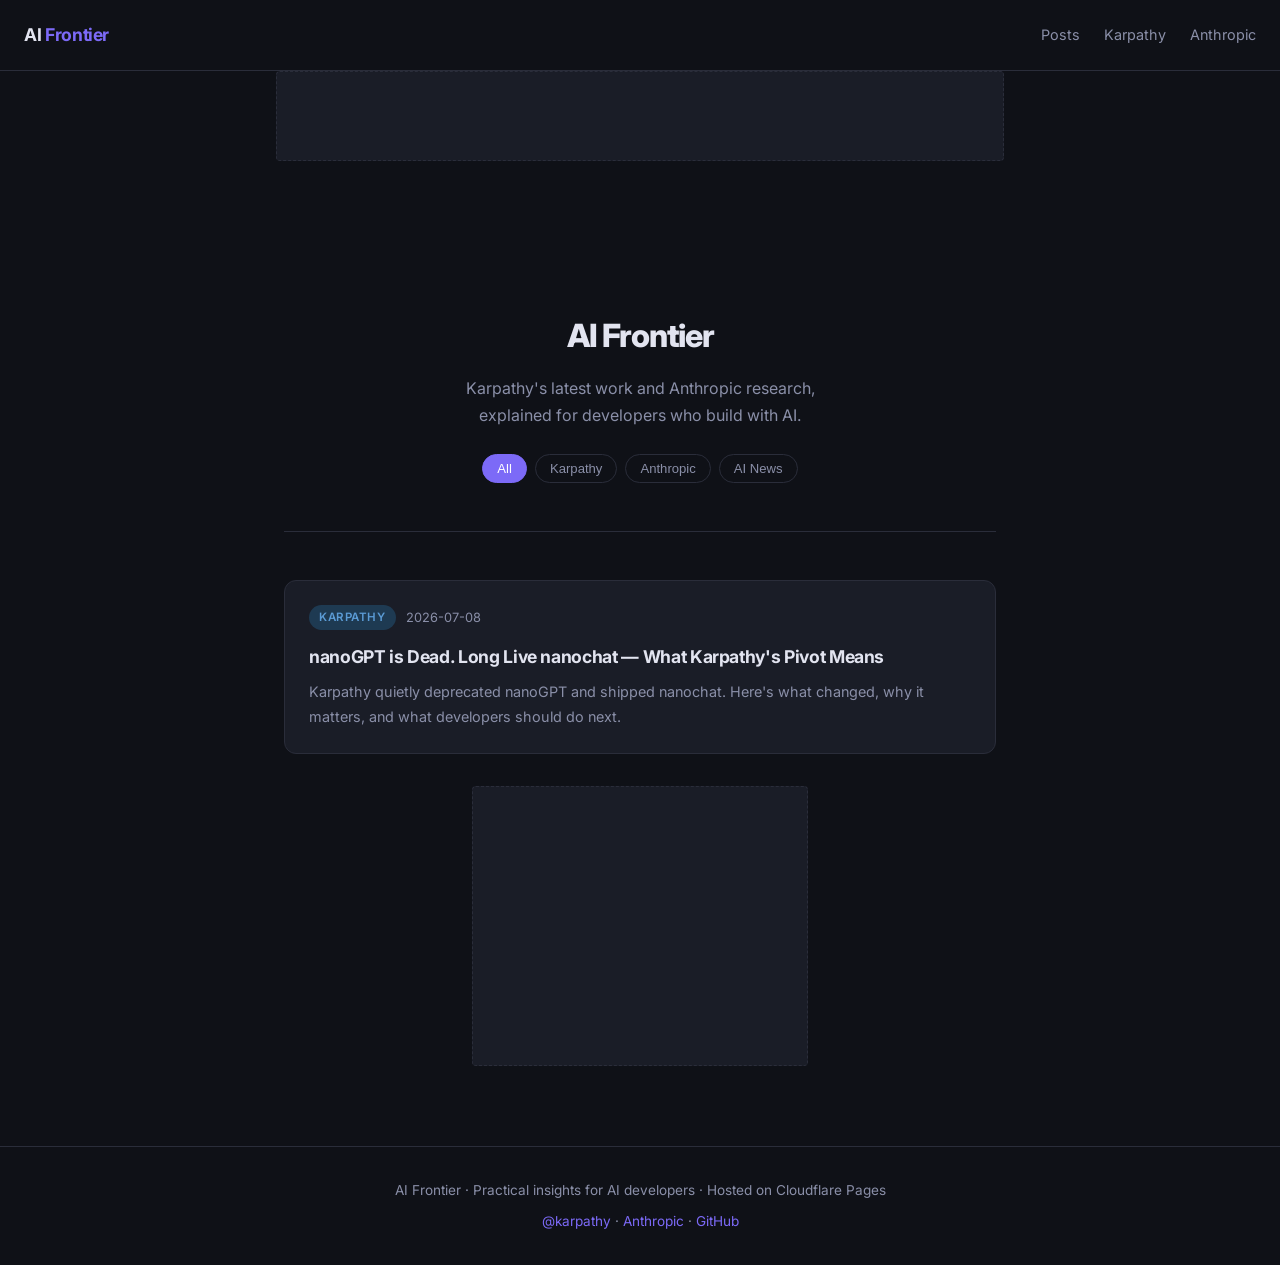
<file: blog/index.html>
<!DOCTYPE html>
<html lang="en">
<head>
  <meta charset="UTF-8">
  <meta name="viewport" content="width=device-width, initial-scale=1.0">
  <title>AI Frontier — Karpathy & Anthropic Insights, Explained</title>
  <meta name="description" content="Deep dives into Andrej Karpathy's latest work and Anthropic research. Practical AI insights for developers and builders.">
  <meta property="og:title" content="AI Frontier — Karpathy & Anthropic Insights">
  <meta property="og:description" content="Practical AI insights for developers: Karpathy projects, Anthropic Claude, and open-source LLM tools.">
  <meta property="og:type" content="website">
  <meta property="og:url" content="https://ai-frontier-eni.pages.dev">
  <link rel="stylesheet" href="assets/css/style.css">
  <link rel="preconnect" href="https://fonts.googleapis.com">
  <link href="https://fonts.googleapis.com/css2?family=Inter:wght@400;600;700;800&display=swap" rel="stylesheet">

  <!-- Cloudflare Web Analytics — replace TOKEN after enabling in Pages dashboard -->
  <script defer src="https://static.cloudflareinsights.com/beacon.min.js"
    data-cf-beacon='{"token": "REPLACE_WITH_CF_ANALYTICS_TOKEN"}'></script>

  <!-- Google AdSense — replace data-ad-client after approval -->
  <!-- <script async src="https://pagead2.googlesyndication.com/pagead/js/adsbygoogle.js?client=ca-pub-XXXXXXXXXXXXXXXX" crossorigin="anonymous"></script> -->

  <script type="application/ld+json">
  {
    "@context": "https://schema.org",
    "@type": "Blog",
    "name": "AI Frontier",
    "description": "Practical AI insights for developers: Karpathy projects, Anthropic Claude, and open-source LLM tools.",
    "url": "https://ai-frontier-eni.pages.dev",
    "inLanguage": "en"
  }
  </script>
</head>
<body>

<!-- ─── Header ─────────────────────────────────────── -->
<header class="site-header">
  <a href="index.html" class="site-title">AI <span>Frontier</span></a>
  <nav>
    <a href="#posts">Posts</a>
    <a href="https://x.com/karpathy" target="_blank">Karpathy</a>
    <a href="https://www.anthropic.com/news" target="_blank">Anthropic</a>
  </nav>
</header>

<!-- ─── Top Leaderboard Ad ─────────────────────────── -->
<div class="ad-leaderboard">
  <!-- [Top_Leaderboard] 728×90 AdSense -->
  <!-- <ins class="adsbygoogle" style="display:block" data-ad-client="ca-pub-XXXX" data-ad-slot="XXXX" data-ad-format="auto"></ins> -->
</div>

<!-- ─── Hero ───────────────────────────────────────── -->
<main>
  <section class="hero">
    <h1>AI Frontier</h1>
    <p>Karpathy's latest work and Anthropic research,<br>explained for developers who build with AI.</p>
    <div class="tag-filter">
      <button class="tag-btn active" onclick="filterPosts('all')">All</button>
      <button class="tag-btn karpathy" onclick="filterPosts('karpathy')">Karpathy</button>
      <button class="tag-btn anthropic" onclick="filterPosts('anthropic')">Anthropic</button>
      <button class="tag-btn news" onclick="filterPosts('news')">AI News</button>
    </div>
  </section>

  <!-- ─── Post Grid ────────────────────────────────── -->
  <section id="posts" class="post-grid">

    <article class="post-card" data-category="karpathy">
      <div class="post-card-meta">
        <span class="post-tag karpathy">Karpathy</span>
        <span class="post-date">2026-07-08</span>
      </div>
      <h2><a href="posts/nanogpt-to-nanochat.html">nanoGPT is Dead. Long Live nanochat — What Karpathy's Pivot Means</a></h2>
      <p>Karpathy quietly deprecated nanoGPT and shipped nanochat. Here's what changed, why it matters, and what developers should do next.</p>
    </article>

  </section>

  <!-- ─── In-Article Ad ─────────────────────────────── -->
  <div class="ad-in-article">
    <!-- [In-Article_Sticky] 336×280 AdSense -->
    <!-- <ins class="adsbygoogle" ...></ins> -->
  </div>

</main>

<!-- ─── Footer ─────────────────────────────────────── -->
<footer>
  <p>AI Frontier · Practical insights for AI developers · Hosted on Cloudflare Pages</p>
  <p style="margin-top:8px"><a href="https://x.com/karpathy">@karpathy</a> · <a href="https://www.anthropic.com">Anthropic</a> · <a href="https://github.com/geonchicshin-rgb/ai-frontier">GitHub</a></p>
</footer>

<script>
function filterPosts(category) {
  document.querySelectorAll('.tag-btn').forEach(b => b.classList.remove('active'));
  event.target.classList.add('active');
  document.querySelectorAll('.post-card').forEach(card => {
    card.style.display = (category === 'all' || card.dataset.category === category) ? '' : 'none';
  });
}
</script>

</body>
</html>
</file>
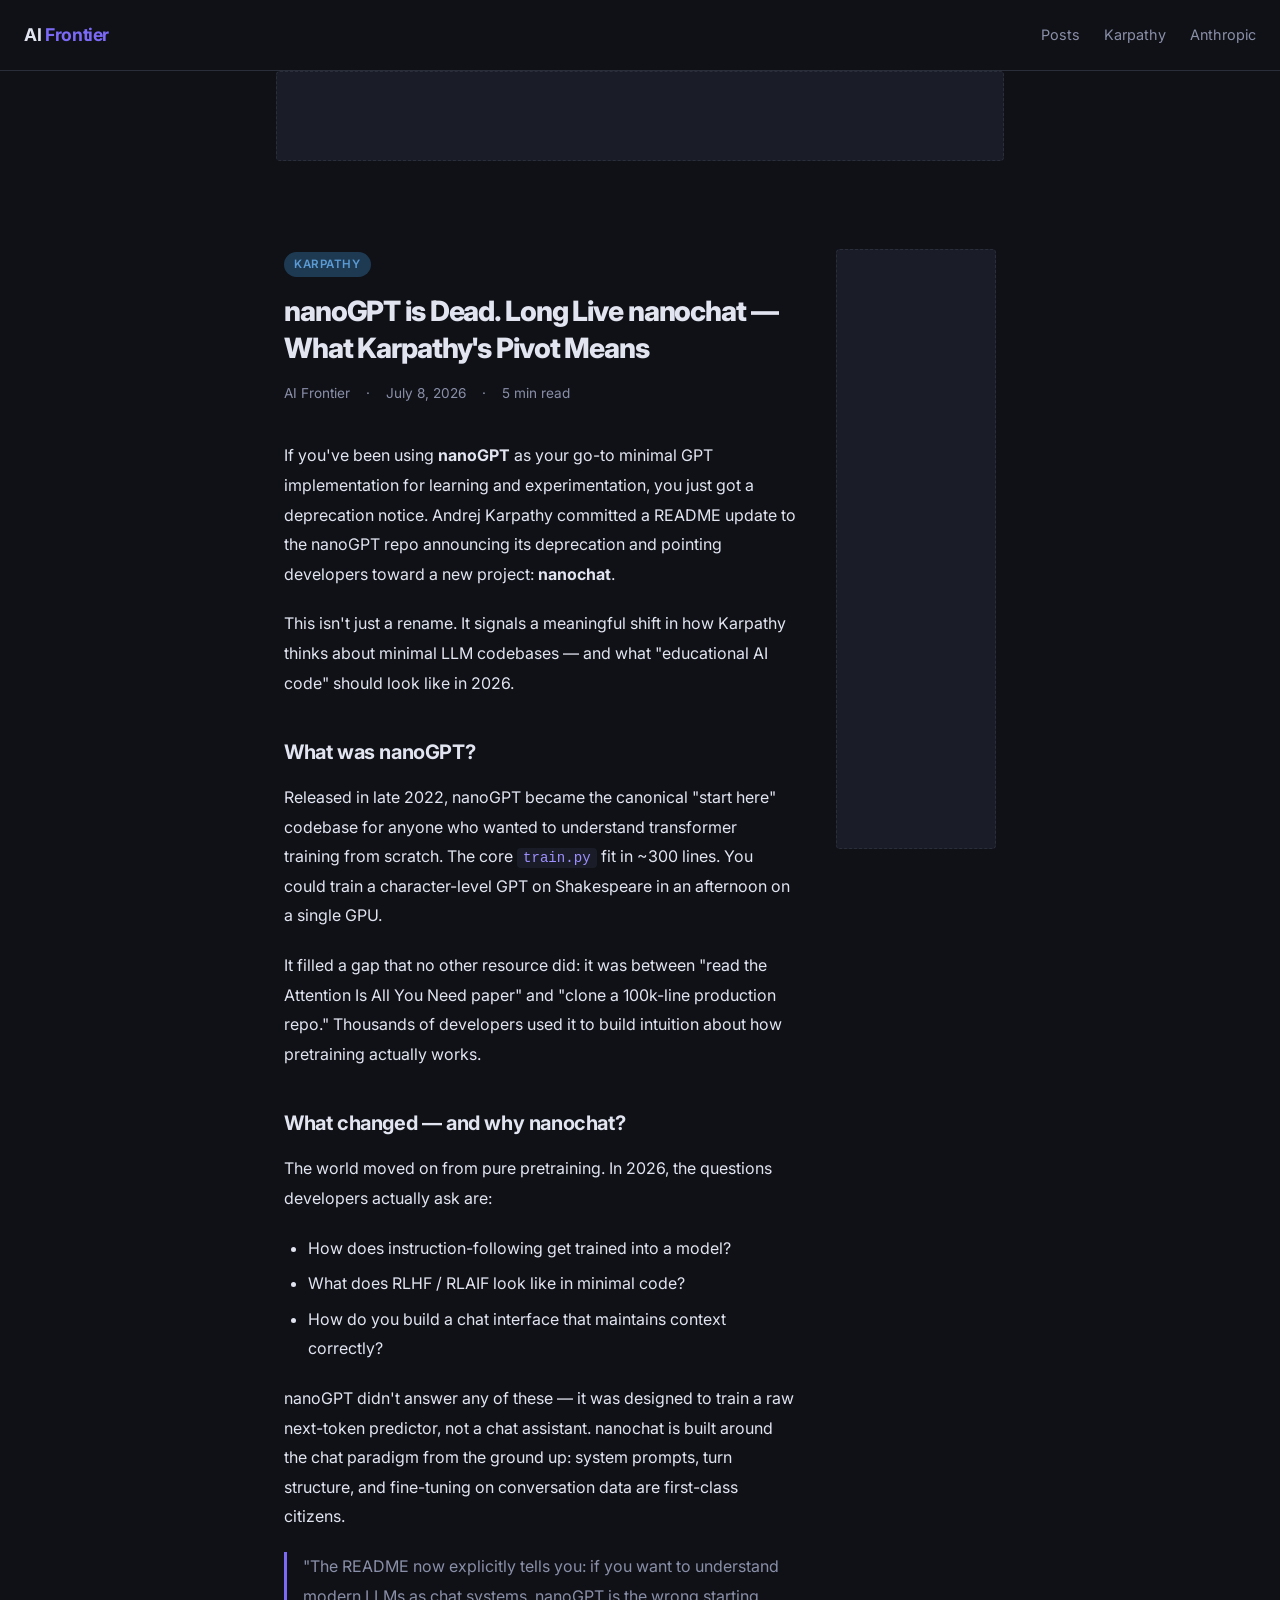
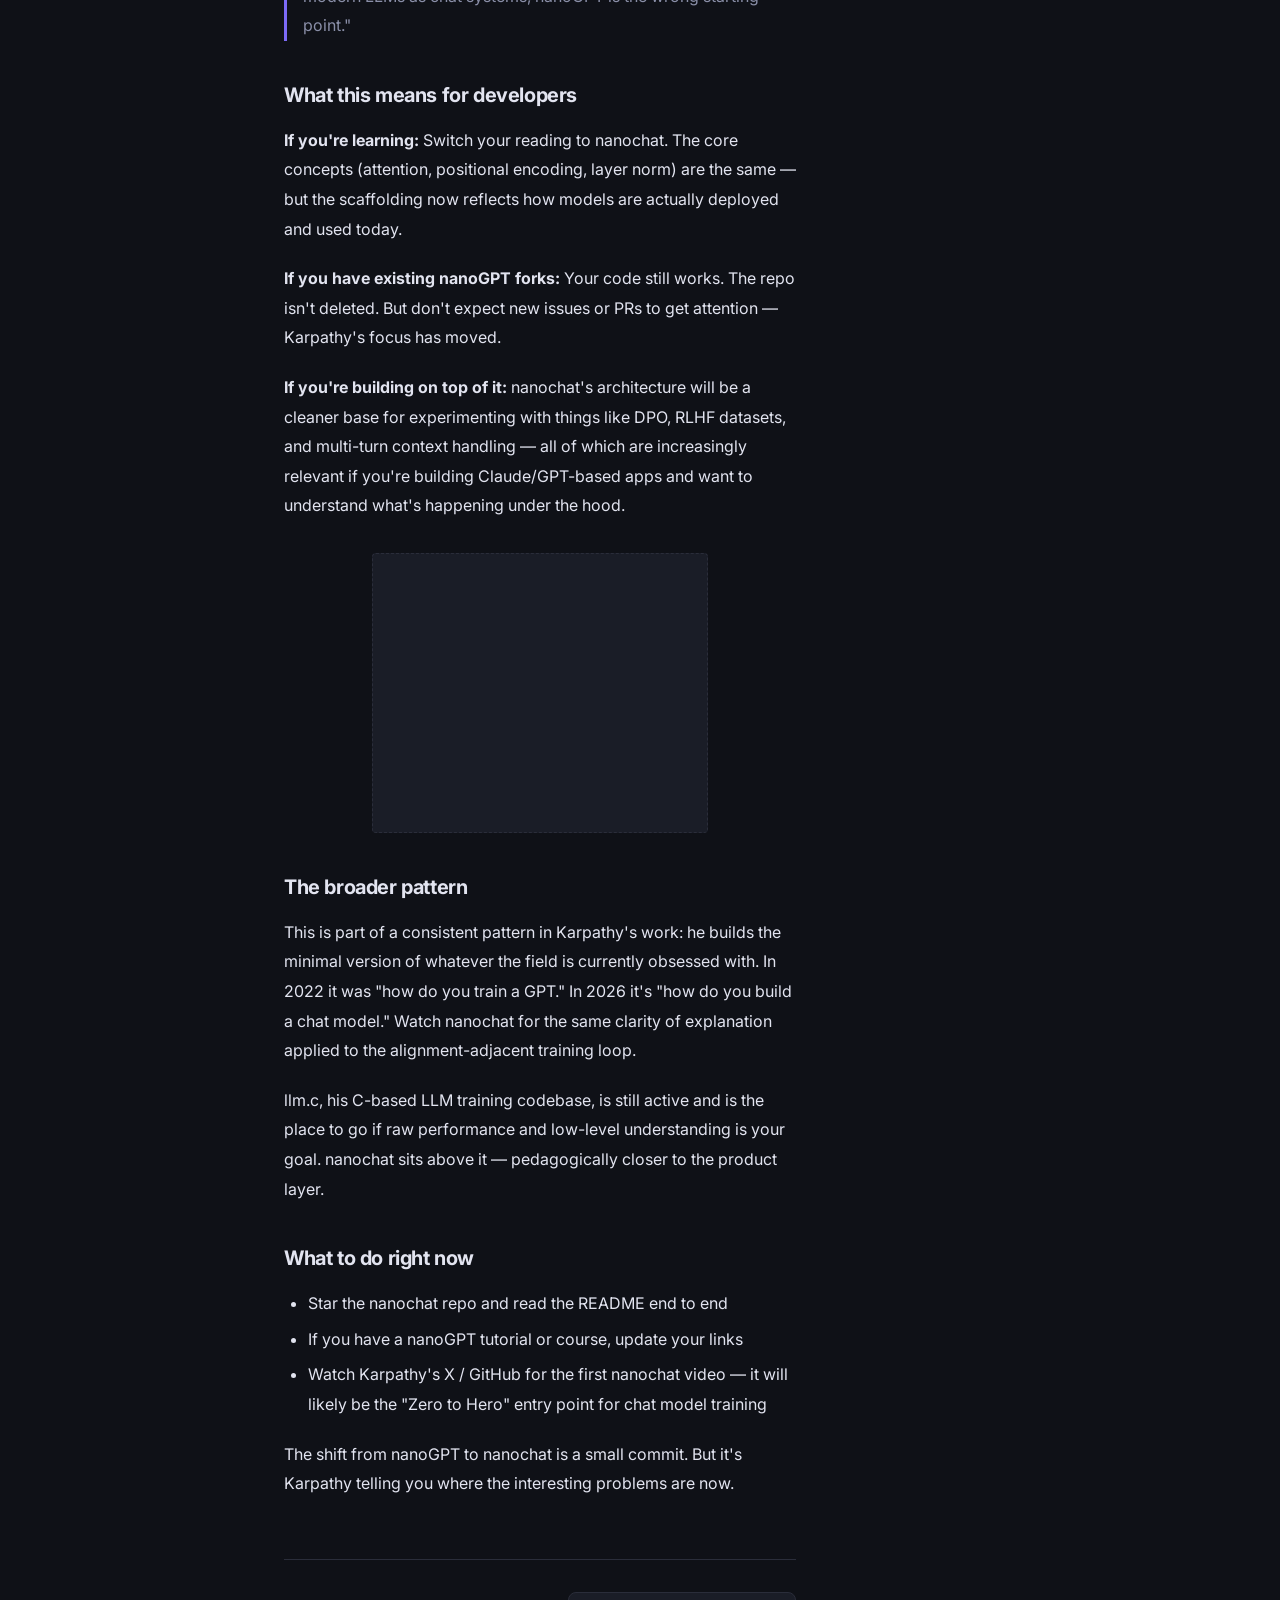
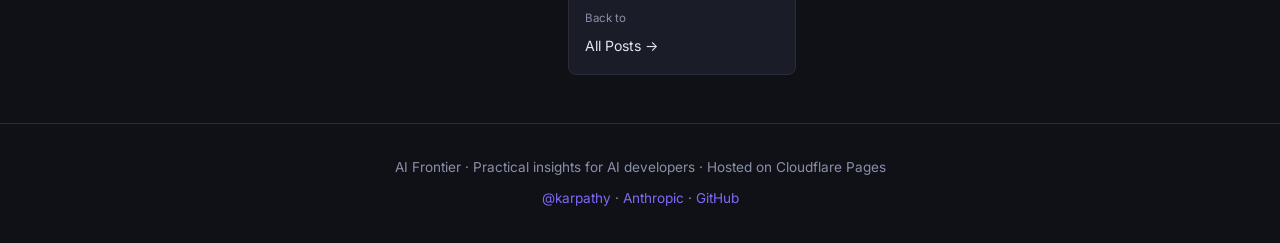
<file: blog/posts/nanogpt-to-nanochat.html>
<!DOCTYPE html>
<html lang="en">
<head>
  <meta charset="UTF-8">
  <meta name="viewport" content="width=device-width, initial-scale=1.0">
  <title>nanoGPT is Dead. Long Live nanochat — What Karpathy's Pivot Means | AI Frontier</title>
  <meta name="description" content="Karpathy deprecated nanoGPT and shipped nanochat. Here's what changed architecturally, why it matters for developers building with LLMs, and what to do next.">
  <meta property="og:title" content="nanoGPT is Dead. Long Live nanochat — What Karpathy's Pivot Means">
  <meta property="og:description" content="Karpathy deprecated nanoGPT and shipped nanochat. Here's what changed, why it matters, and what to do next.">
  <meta property="og:type" content="article">
  <meta property="og:url" content="https://ai-frontier-eni.pages.dev/posts/nanogpt-to-nanochat.html">
  <link rel="stylesheet" href="../assets/css/style.css">
  <link rel="preconnect" href="https://fonts.googleapis.com">
  <link href="https://fonts.googleapis.com/css2?family=Inter:wght@400;600;700;800&display=swap" rel="stylesheet">

  <!-- Cloudflare Web Analytics — replace TOKEN after enabling in Pages dashboard -->
  <script defer src="https://static.cloudflareinsights.com/beacon.min.js"
    data-cf-beacon='{"token": "REPLACE_WITH_CF_ANALYTICS_TOKEN"}'></script>

  <!-- Google AdSense — replace after approval -->
  <!-- <script async src="https://pagead2.googlesyndication.com/pagead/js/adsbygoogle.js?client=ca-pub-XXXXXXXXXXXXXXXX" crossorigin="anonymous"></script> -->

  <script type="application/ld+json">
  {
    "@context": "https://schema.org",
    "@type": "Article",
    "headline": "nanoGPT is Dead. Long Live nanochat — What Karpathy's Pivot Means",
    "description": "Karpathy deprecated nanoGPT and shipped nanochat. Here's what changed architecturally, why it matters for developers building with LLMs, and what to do next.",
    "author": { "@type": "Organization", "name": "AI Frontier" },
    "datePublished": "2026-07-08",
    "url": "https://ai-frontier-eni.pages.dev/posts/nanogpt-to-nanochat.html",
    "publisher": {
      "@type": "Organization",
      "name": "AI Frontier",
      "url": "https://ai-frontier-eni.pages.dev"
    }
  }
  </script>
</head>
<body>

<!-- ─── Header ─────────────────────────────────────── -->
<header class="site-header">
  <a href="../index.html" class="site-title">AI <span>Frontier</span></a>
  <nav>
    <a href="../index.html#posts">Posts</a>
    <a href="https://x.com/karpathy" target="_blank">Karpathy</a>
    <a href="https://www.anthropic.com/news" target="_blank">Anthropic</a>
  </nav>
</header>

<!-- ─── Top Leaderboard Ad ─────────────────────────── -->
<div class="ad-leaderboard">
  <!-- [Top_Leaderboard] 728×90 AdSense -->
</div>

<!-- ─── Post Layout ────────────────────────────────── -->
<main>
  <div class="post-layout">
    <article>
      <header class="post-header">
        <span class="post-tag karpathy">Karpathy</span>
        <h1>nanoGPT is Dead. Long Live nanochat — What Karpathy's Pivot Means</h1>
        <div class="byline">
          <span>AI Frontier</span>
          <span>·</span>
          <span>July 8, 2026</span>
          <span>·</span>
          <span>5 min read</span>
        </div>
      </header>

      <!-- ─── Post Content ──────────────────────── -->
      <div class="post-content">

        <p>
          If you've been using <strong>nanoGPT</strong> as your go-to minimal GPT implementation for learning
          and experimentation, you just got a deprecation notice. Andrej Karpathy committed a README update
          to the nanoGPT repo announcing its deprecation and pointing developers toward a new project:
          <strong>nanochat</strong>.
        </p>

        <p>
          This isn't just a rename. It signals a meaningful shift in how Karpathy thinks about minimal
          LLM codebases — and what "educational AI code" should look like in 2026.
        </p>

        <h2>What was nanoGPT?</h2>

        <p>
          Released in late 2022, nanoGPT became the canonical "start here" codebase for anyone who wanted
          to understand transformer training from scratch. The core <code>train.py</code> fit in ~300 lines.
          You could train a character-level GPT on Shakespeare in an afternoon on a single GPU.
        </p>

        <p>
          It filled a gap that no other resource did: it was between "read the Attention Is All You Need paper"
          and "clone a 100k-line production repo." Thousands of developers used it to build intuition about
          how pretraining actually works.
        </p>

        <h2>What changed — and why nanochat?</h2>

        <p>
          The world moved on from pure pretraining. In 2026, the questions developers actually ask are:
        </p>

        <ul>
          <li>How does instruction-following get trained into a model?</li>
          <li>What does RLHF / RLAIF look like in minimal code?</li>
          <li>How do you build a chat interface that maintains context correctly?</li>
        </ul>

        <p>
          nanoGPT didn't answer any of these — it was designed to train a raw next-token predictor,
          not a chat assistant. nanochat is built around the chat paradigm from the ground up:
          system prompts, turn structure, and fine-tuning on conversation data are first-class citizens.
        </p>

        <blockquote>
          "The README now explicitly tells you: if you want to understand modern LLMs as chat systems,
          nanoGPT is the wrong starting point."
        </blockquote>

        <h2>What this means for developers</h2>

        <p>
          <strong>If you're learning:</strong> Switch your reading to nanochat. The core concepts
          (attention, positional encoding, layer norm) are the same — but the scaffolding now reflects
          how models are actually deployed and used today.
        </p>

        <p>
          <strong>If you have existing nanoGPT forks:</strong> Your code still works. The repo isn't
          deleted. But don't expect new issues or PRs to get attention — Karpathy's focus has moved.
        </p>

        <p>
          <strong>If you're building on top of it:</strong> nanochat's architecture will be a cleaner
          base for experimenting with things like DPO, RLHF datasets, and multi-turn context handling —
          all of which are increasingly relevant if you're building Claude/GPT-based apps and want
          to understand what's happening under the hood.
        </p>

        <!-- ─── In-Article Ad ──────────────────── -->
        <div class="ad-in-article">
          <!-- [In-Article_Sticky] 336×280 AdSense -->
        </div>

        <h2>The broader pattern</h2>

        <p>
          This is part of a consistent pattern in Karpathy's work: he builds the minimal version of
          whatever the field is currently obsessed with. In 2022 it was "how do you train a GPT."
          In 2026 it's "how do you build a chat model." Watch nanochat for the same clarity of
          explanation applied to the alignment-adjacent training loop.
        </p>

        <p>
          llm.c, his C-based LLM training codebase, is still active and is the place to go if raw
          performance and low-level understanding is your goal. nanochat sits above it — pedagogically
          closer to the product layer.
        </p>

        <h2>What to do right now</h2>

        <ul>
          <li>Star the nanochat repo and read the README end to end</li>
          <li>If you have a nanoGPT tutorial or course, update your links</li>
          <li>Watch Karpathy's X / GitHub for the first nanochat video — it will likely be the
              "Zero to Hero" entry point for chat model training</li>
        </ul>

        <p>
          The shift from nanoGPT to nanochat is a small commit. But it's Karpathy
          telling you where the interesting problems are now.
        </p>

      </div>
      <!-- ─── End Post Content ──────────────────── -->

      <!-- ─── Post Nav ──────────────────────────── -->
      <nav class="post-nav">
        <div></div>
        <a href="../index.html">
          <div class="label">Back to</div>
          All Posts →
        </a>
      </nav>

    </article>

    <!-- ─── Sidebar Skyscraper Ad ─────────────── -->
    <aside>
      <div class="ad-skyscraper">
        <!-- [Aside_SkyScraper] 160×600 AdSense -->
      </div>
    </aside>

  </div>
</main>

<!-- ─── Footer ─────────────────────────────────────── -->
<footer>
  <p>AI Frontier · Practical insights for AI developers · Hosted on Cloudflare Pages</p>
  <p style="margin-top:8px"><a href="https://x.com/karpathy">@karpathy</a> · <a href="https://www.anthropic.com">Anthropic</a> · <a href="https://github.com/geonchicshin-rgb/ai-frontier">GitHub</a></p>
</footer>

</body>
</html>
</file>
<file: blog/assets/css/style.css>
/* ─── Reset & Base ──────────────────────────────────────────── */
*, *::before, *::after { box-sizing: border-box; margin: 0; padding: 0; }

:root {
  --bg: #0f1117;
  --surface: #1a1d27;
  --border: #2a2d3a;
  --accent: #7c6af7;
  --accent-hover: #9d8fff;
  --text: #e2e4f0;
  --text-muted: #8a8fa8;
  --karpathy: #5b9bd5;
  --anthropic: #e5825a;
  --news: #4caf7d;
  --font: 'Inter', 'Noto Sans KR', system-ui, sans-serif;
  --max-w: 760px;
}

body {
  font-family: var(--font);
  background: var(--bg);
  color: var(--text);
  line-height: 1.7;
  font-size: 16px;
}

a { color: var(--accent); text-decoration: none; }
a:hover { color: var(--accent-hover); text-decoration: underline; }

/* ─── Layout ────────────────────────────────────────────────── */
.site-header {
  border-bottom: 1px solid var(--border);
  padding: 20px 24px;
  display: flex;
  align-items: center;
  justify-content: space-between;
  position: sticky;
  top: 0;
  background: var(--bg);
  z-index: 100;
}

.site-title {
  font-size: 1.1rem;
  font-weight: 700;
  color: var(--text);
  letter-spacing: -0.02em;
}

.site-title span { color: var(--accent); }

nav a {
  color: var(--text-muted);
  font-size: 0.9rem;
  margin-left: 20px;
  transition: color 0.2s;
}
nav a:hover { color: var(--text); text-decoration: none; }

main { max-width: var(--max-w); margin: 0 auto; padding: 48px 24px; }

footer {
  border-top: 1px solid var(--border);
  text-align: center;
  padding: 32px 24px;
  color: var(--text-muted);
  font-size: 0.85rem;
}

/* ─── AdSense Zones ─────────────────────────────────────────── */
.ad-leaderboard {
  width: 100%; max-width: 728px; height: 90px;
  background: var(--surface);
  border: 1px dashed var(--border);
  display: flex; align-items: center; justify-content: center;
  color: var(--text-muted); font-size: 0.75rem;
  margin: 0 auto 40px;
  border-radius: 4px;
}

.ad-in-article {
  width: 100%; max-width: 336px; height: 280px;
  background: var(--surface);
  border: 1px dashed var(--border);
  display: flex; align-items: center; justify-content: center;
  color: var(--text-muted); font-size: 0.75rem;
  margin: 32px auto;
  border-radius: 4px;
}

.ad-skyscraper {
  width: 160px; height: 600px;
  background: var(--surface);
  border: 1px dashed var(--border);
  display: flex; align-items: center; justify-content: center;
  color: var(--text-muted); font-size: 0.75rem;
  border-radius: 4px;
  flex-shrink: 0;
}

/* ─── Home — Post List ──────────────────────────────────────── */
.hero {
  text-align: center;
  padding: 60px 0 48px;
  border-bottom: 1px solid var(--border);
  margin-bottom: 48px;
}

.hero h1 {
  font-size: 2rem;
  font-weight: 800;
  letter-spacing: -0.04em;
  margin-bottom: 12px;
}

.hero p {
  color: var(--text-muted);
  font-size: 1rem;
  max-width: 480px;
  margin: 0 auto 24px;
}

.tag-filter {
  display: flex;
  gap: 8px;
  justify-content: center;
  flex-wrap: wrap;
}

.tag-btn {
  padding: 6px 14px;
  border-radius: 999px;
  border: 1px solid var(--border);
  background: transparent;
  color: var(--text-muted);
  font-size: 0.82rem;
  cursor: pointer;
  transition: all 0.2s;
}
.tag-btn:hover, .tag-btn.active { background: var(--accent); color: #fff; border-color: var(--accent); }
.tag-btn.karpathy.active  { background: var(--karpathy); border-color: var(--karpathy); }
.tag-btn.anthropic.active { background: var(--anthropic); border-color: var(--anthropic); }
.tag-btn.news.active      { background: var(--news); border-color: var(--news); }

.post-grid { display: grid; gap: 24px; }

.post-card {
  background: var(--surface);
  border: 1px solid var(--border);
  border-radius: 12px;
  padding: 24px;
  transition: border-color 0.2s, transform 0.2s;
}
.post-card:hover { border-color: var(--accent); transform: translateY(-2px); }

.post-card-meta {
  display: flex;
  align-items: center;
  gap: 10px;
  margin-bottom: 12px;
}

.post-tag {
  font-size: 0.72rem;
  font-weight: 600;
  padding: 3px 10px;
  border-radius: 999px;
  text-transform: uppercase;
  letter-spacing: 0.05em;
}
.post-tag.karpathy  { background: #1e3a52; color: var(--karpathy); }
.post-tag.anthropic { background: #3d2318; color: var(--anthropic); }
.post-tag.news      { background: #1a3328; color: var(--news); }

.post-date { font-size: 0.8rem; color: var(--text-muted); }

.post-card h2 { font-size: 1.1rem; font-weight: 700; margin-bottom: 8px; letter-spacing: -0.02em; }
.post-card p  { font-size: 0.9rem; color: var(--text-muted); }

.post-card a { color: inherit; }
.post-card a:hover { text-decoration: none; }

.lang-badge {
  margin-left: auto;
  font-size: 0.72rem;
  color: var(--text-muted);
  border: 1px solid var(--border);
  padding: 2px 8px;
  border-radius: 4px;
}

/* ─── Post Page ─────────────────────────────────────────────── */
.post-layout {
  display: grid;
  grid-template-columns: 1fr 160px;
  gap: 40px;
  align-items: start;
}

@media (max-width: 680px) {
  .post-layout { grid-template-columns: 1fr; }
  .ad-skyscraper { display: none; }
}

.post-header { margin-bottom: 36px; }

.post-header .post-tag { display: inline-block; margin-bottom: 16px; }

.post-header h1 {
  font-size: 1.75rem;
  font-weight: 800;
  letter-spacing: -0.04em;
  line-height: 1.3;
  margin-bottom: 16px;
}

.post-header .byline {
  color: var(--text-muted);
  font-size: 0.85rem;
  display: flex;
  align-items: center;
  gap: 16px;
}

.lang-toggle {
  display: flex;
  gap: 4px;
  border: 1px solid var(--border);
  border-radius: 6px;
  overflow: hidden;
  width: fit-content;
  margin-bottom: 32px;
}
.lang-toggle button {
  padding: 6px 16px;
  background: transparent;
  border: none;
  color: var(--text-muted);
  font-size: 0.85rem;
  cursor: pointer;
  transition: all 0.15s;
}
.lang-toggle button.active { background: var(--accent); color: #fff; }

.post-hero-img {
  width: 100%;
  aspect-ratio: 16/9;
  object-fit: cover;
  border-radius: 12px;
  margin-bottom: 36px;
  background: var(--surface);
}

.post-content { font-size: 1rem; line-height: 1.85; }
.post-content h2 { font-size: 1.25rem; font-weight: 700; margin: 36px 0 12px; letter-spacing: -0.02em; }
.post-content h3 { font-size: 1.05rem; font-weight: 600; margin: 24px 0 8px; }
.post-content p  { margin-bottom: 20px; }
.post-content ul, .post-content ol { margin: 0 0 20px 24px; }
.post-content li { margin-bottom: 6px; }
.post-content code {
  background: var(--surface);
  padding: 2px 6px;
  border-radius: 4px;
  font-size: 0.88em;
  color: var(--accent-hover);
}
.post-content pre {
  background: var(--surface);
  border: 1px solid var(--border);
  padding: 20px;
  border-radius: 8px;
  overflow-x: auto;
  margin-bottom: 20px;
}
.post-content blockquote {
  border-left: 3px solid var(--accent);
  padding-left: 16px;
  color: var(--text-muted);
  margin-bottom: 20px;
}

.post-nav {
  display: grid;
  grid-template-columns: 1fr 1fr;
  gap: 16px;
  margin-top: 60px;
  padding-top: 32px;
  border-top: 1px solid var(--border);
}
.post-nav a {
  background: var(--surface);
  border: 1px solid var(--border);
  border-radius: 8px;
  padding: 16px;
  font-size: 0.88rem;
  color: var(--text);
}
.post-nav a:hover { border-color: var(--accent); text-decoration: none; }
.post-nav .label { font-size: 0.72rem; color: var(--text-muted); margin-bottom: 6px; }
</file>
